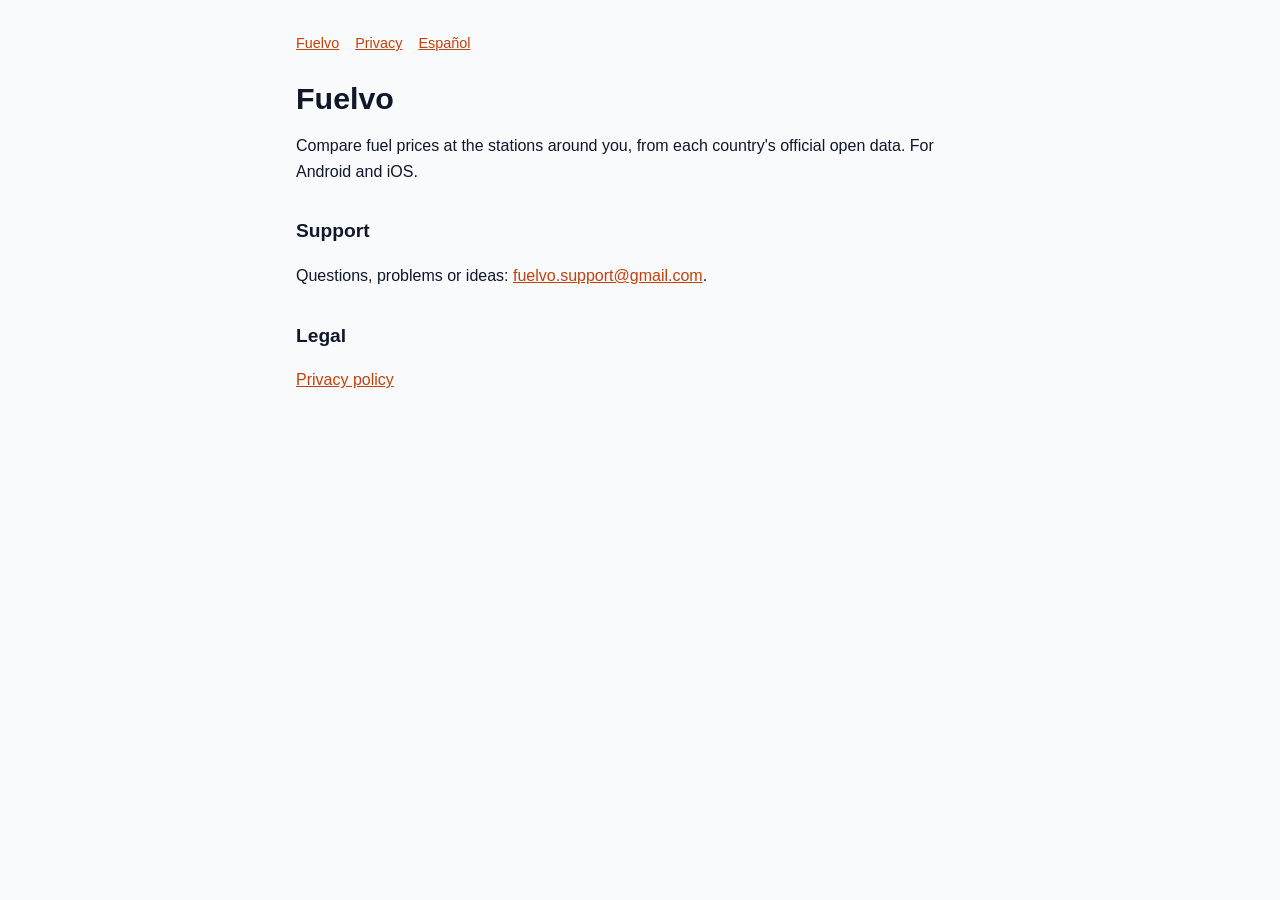
<file: index.html>
<!doctype html>
<html lang="en">
<head>
<meta charset="utf-8">
<meta name="viewport" content="width=device-width, initial-scale=1">
<title>Fuelvo</title>
<link rel="stylesheet" href="style.css">
</head>
<body>
<main>
<nav><a href="./">Fuelvo</a><a href="privacy/">Privacy</a><a href="es/">Español</a></nav>
<h1>Fuelvo</h1>
<p>Compare fuel prices at the stations around you, from each country's official open data. For
Android and iOS.</p>
<h2>Support</h2>
<p>Questions, problems or ideas: <a href="mailto:fuelvo.support@gmail.com">fuelvo.support@gmail.com</a>.</p>
<h2>Legal</h2>
<p><a href="privacy/">Privacy policy</a></p>

</main>
</body>
</html>
</file>
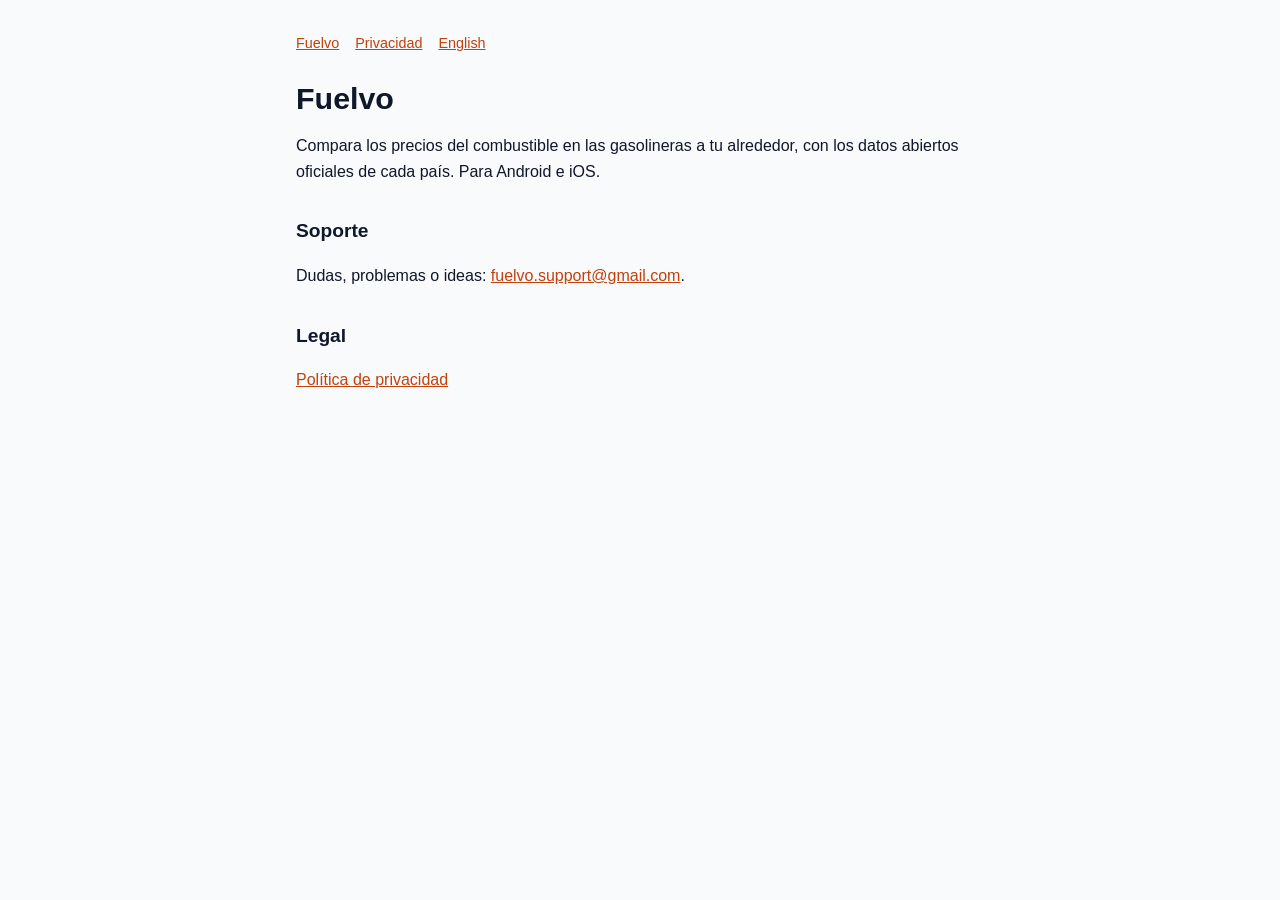
<file: es/index.html>
<!doctype html>
<html lang="es">
<head>
<meta charset="utf-8">
<meta name="viewport" content="width=device-width, initial-scale=1">
<title>Fuelvo</title>
<link rel="stylesheet" href="../style.css">
</head>
<body>
<main>
<nav><a href="./">Fuelvo</a><a href="privacy/">Privacidad</a><a href="../">English</a></nav>
<h1>Fuelvo</h1>
<p>Compara los precios del combustible en las gasolineras a tu alrededor, con los datos abiertos
oficiales de cada país. Para Android e iOS.</p>
<h2>Soporte</h2>
<p>Dudas, problemas o ideas: <a href="mailto:fuelvo.support@gmail.com">fuelvo.support@gmail.com</a>.</p>
<h2>Legal</h2>
<p><a href="privacy/">Política de privacidad</a></p>

</main>
</body>
</html>
</file>
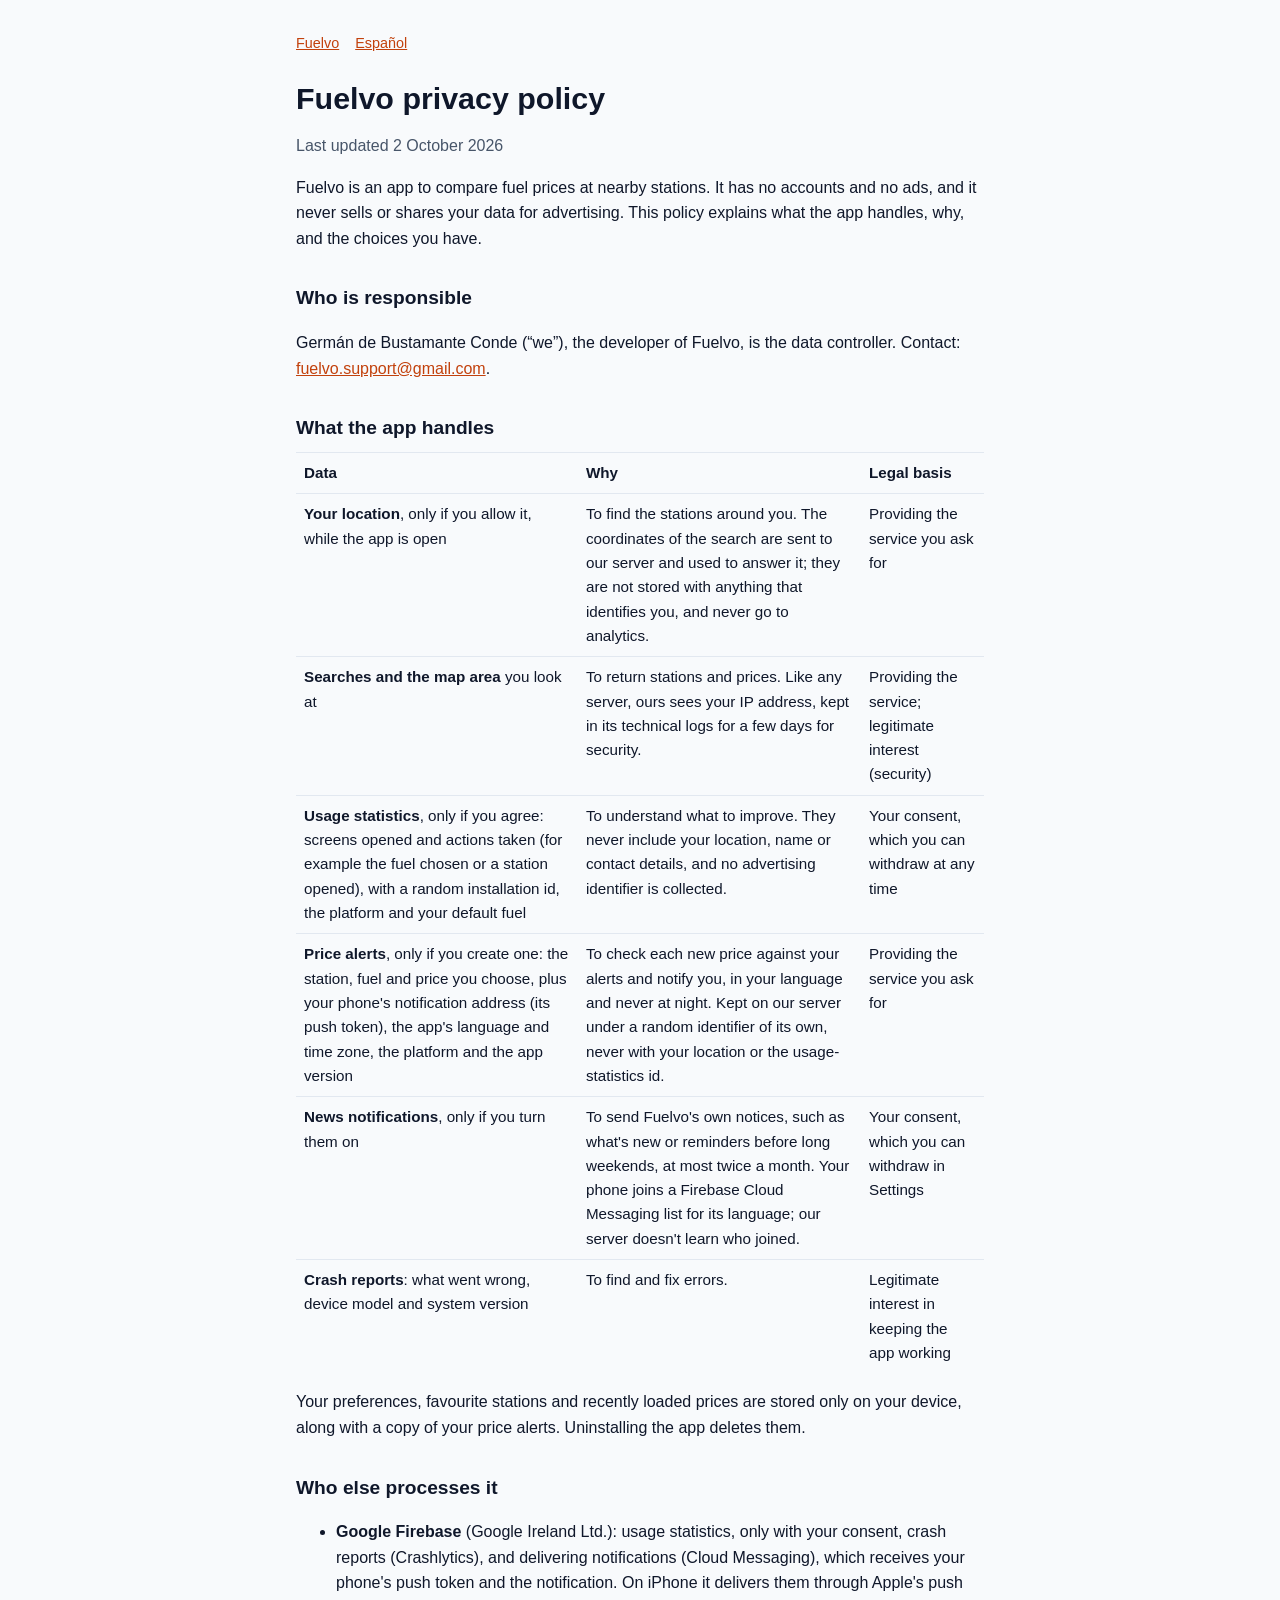
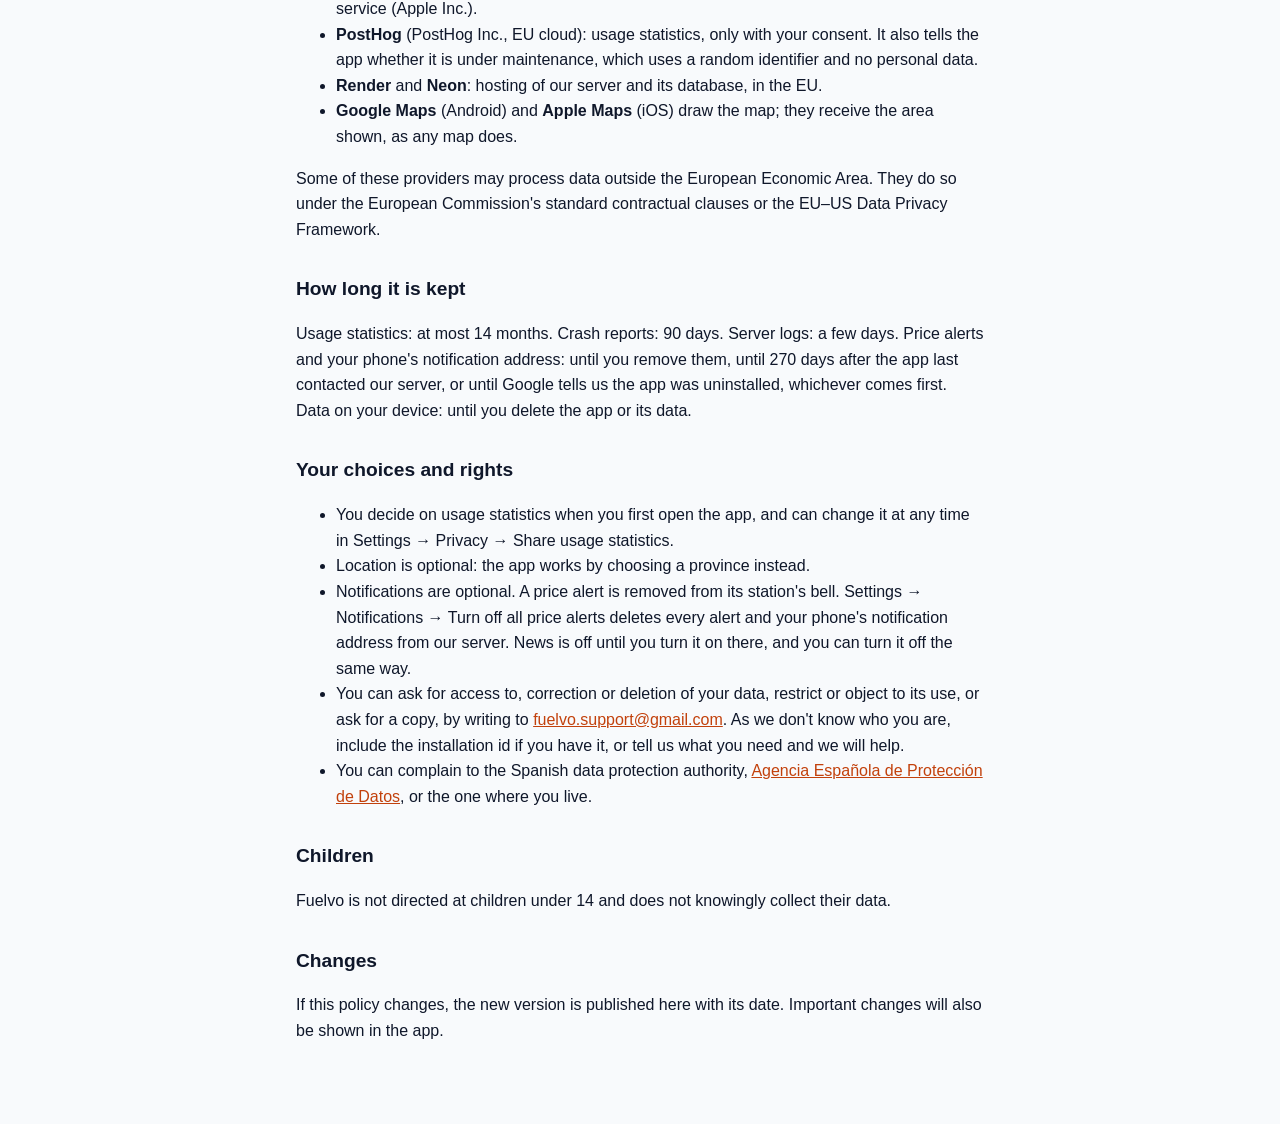
<file: privacy/index.html>
<!doctype html>
<html lang="en">
<head>
<meta charset="utf-8">
<meta name="viewport" content="width=device-width, initial-scale=1">
<title>Fuelvo privacy policy</title>
<link rel="stylesheet" href="../style.css">
</head>
<body>
<main>
<nav><a href="../">Fuelvo</a><a href="../es/privacy/">Español</a></nav>
<h1>Fuelvo privacy policy</h1>
<p class="muted">Last updated 2 October 2026</p>

<p>Fuelvo is an app to compare fuel prices at nearby stations. It has no accounts and no ads, and it
never sells or shares your data for advertising. This policy explains what the app handles, why, and
the choices you have.</p>

<h2>Who is responsible</h2>
<p>Germán de Bustamante Conde (“we”), the developer of Fuelvo, is the data controller. Contact: <a href="mailto:fuelvo.support@gmail.com">fuelvo.support@gmail.com</a>.</p>

<h2>What the app handles</h2>
<table>
<tr><th>Data</th><th>Why</th><th>Legal basis</th></tr>
<tr><td><strong>Your location</strong>, only if you allow it, while the app is open</td><td>To find the stations around you. The coordinates of the search are sent to our server and used to answer it; they are not stored with anything that identifies you, and never go to analytics.</td><td>Providing the service you ask for</td></tr>
<tr><td><strong>Searches and the map area</strong> you look at</td><td>To return stations and prices. Like any server, ours sees your IP address, kept in its technical logs for a few days for security.</td><td>Providing the service; legitimate interest (security)</td></tr>
<tr><td><strong>Usage statistics</strong>, only if you agree: screens opened and actions taken (for example the fuel chosen or a station opened), with a random installation id, the platform and your default fuel</td><td>To understand what to improve. They never include your location, name or contact details, and no advertising identifier is collected.</td><td>Your consent, which you can withdraw at any time</td></tr>
<tr><td><strong>Price alerts</strong>, only if you create one: the station, fuel and price you choose, plus your phone's notification address (its push token), the app's language and time zone, the platform and the app version</td><td>To check each new price against your alerts and notify you, in your language and never at night. Kept on our server under a random identifier of its own, never with your location or the usage-statistics id.</td><td>Providing the service you ask for</td></tr>
<tr><td><strong>News notifications</strong>, only if you turn them on</td><td>To send Fuelvo's own notices, such as what's new or reminders before long weekends, at most twice a month. Your phone joins a Firebase Cloud Messaging list for its language; our server doesn't learn who joined.</td><td>Your consent, which you can withdraw in Settings</td></tr>
<tr><td><strong>Crash reports</strong>: what went wrong, device model and system version</td><td>To find and fix errors.</td><td>Legitimate interest in keeping the app working</td></tr>
</table>

<p>Your preferences, favourite stations and recently loaded prices are stored only on your device,
along with a copy of your price alerts. Uninstalling the app deletes them.</p>

<h2>Who else processes it</h2>
<ul>
<li><strong>Google Firebase</strong> (Google Ireland Ltd.): usage statistics, only with your consent, crash reports (Crashlytics), and delivering notifications (Cloud Messaging), which receives your phone's push token and the notification. On iPhone it delivers them through Apple's push service (Apple Inc.).</li>
<li><strong>PostHog</strong> (PostHog Inc., EU cloud): usage statistics, only with your consent. It also tells the app whether it is under maintenance, which uses a random identifier and no personal data.</li>
<li><strong>Render</strong> and <strong>Neon</strong>: hosting of our server and its database, in the EU.</li>
<li><strong>Google Maps</strong> (Android) and <strong>Apple Maps</strong> (iOS) draw the map; they receive the area shown, as any map does.</li>
</ul>
<p>Some of these providers may process data outside the European Economic Area. They do so under the
European Commission's standard contractual clauses or the EU–US Data Privacy Framework.</p>

<h2>How long it is kept</h2>
<p>Usage statistics: at most 14 months. Crash reports: 90 days. Server logs: a few days. Price alerts
and your phone's notification address: until you remove them, until 270 days after the app last
contacted our server, or until Google tells us the app was uninstalled, whichever comes first. Data on
your device: until you delete the app or its data.</p>

<h2>Your choices and rights</h2>
<ul>
<li>You decide on usage statistics when you first open the app, and can change it at any time in
Settings → Privacy → Share usage statistics.</li>
<li>Location is optional: the app works by choosing a province instead.</li>
<li>Notifications are optional. A price alert is removed from its station's bell. Settings →
Notifications → Turn off all price alerts deletes every alert and your phone's notification address
from our server. News is off until you turn it on there, and you can turn it off the same way.</li>
<li>You can ask for access to, correction or deletion of your data, restrict or object to its use,
or ask for a copy, by writing to <a href="mailto:fuelvo.support@gmail.com">fuelvo.support@gmail.com</a>. As we don't know who you
are, include the installation id if you have it, or tell us what you need and we will help.</li>
<li>You can complain to the Spanish data protection authority,
<a href="https://www.aepd.es">Agencia Española de Protección de Datos</a>, or the one where you live.</li>
</ul>

<h2>Children</h2>
<p>Fuelvo is not directed at children under 14 and does not knowingly collect their data.</p>

<h2>Changes</h2>
<p>If this policy changes, the new version is published here with its date. Important changes will
also be shown in the app.</p>

</main>
</body>
</html>
</file>
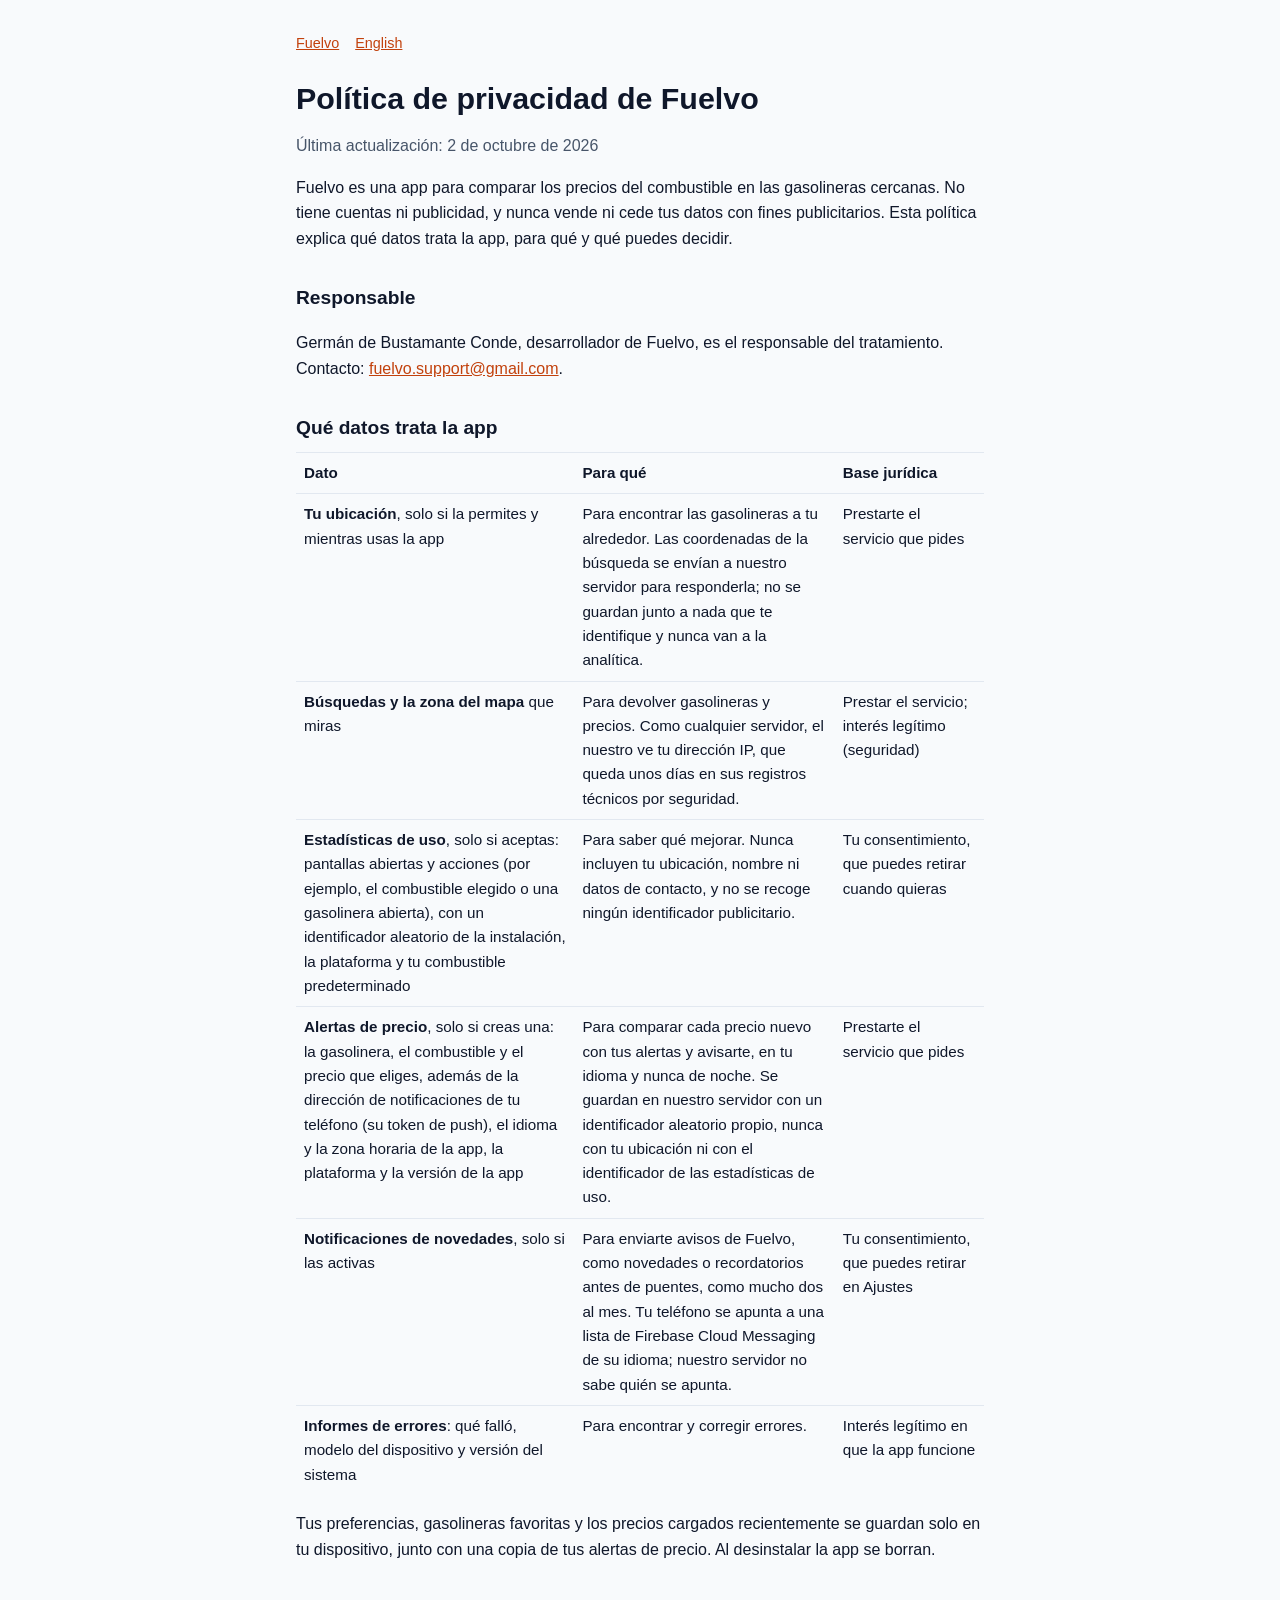
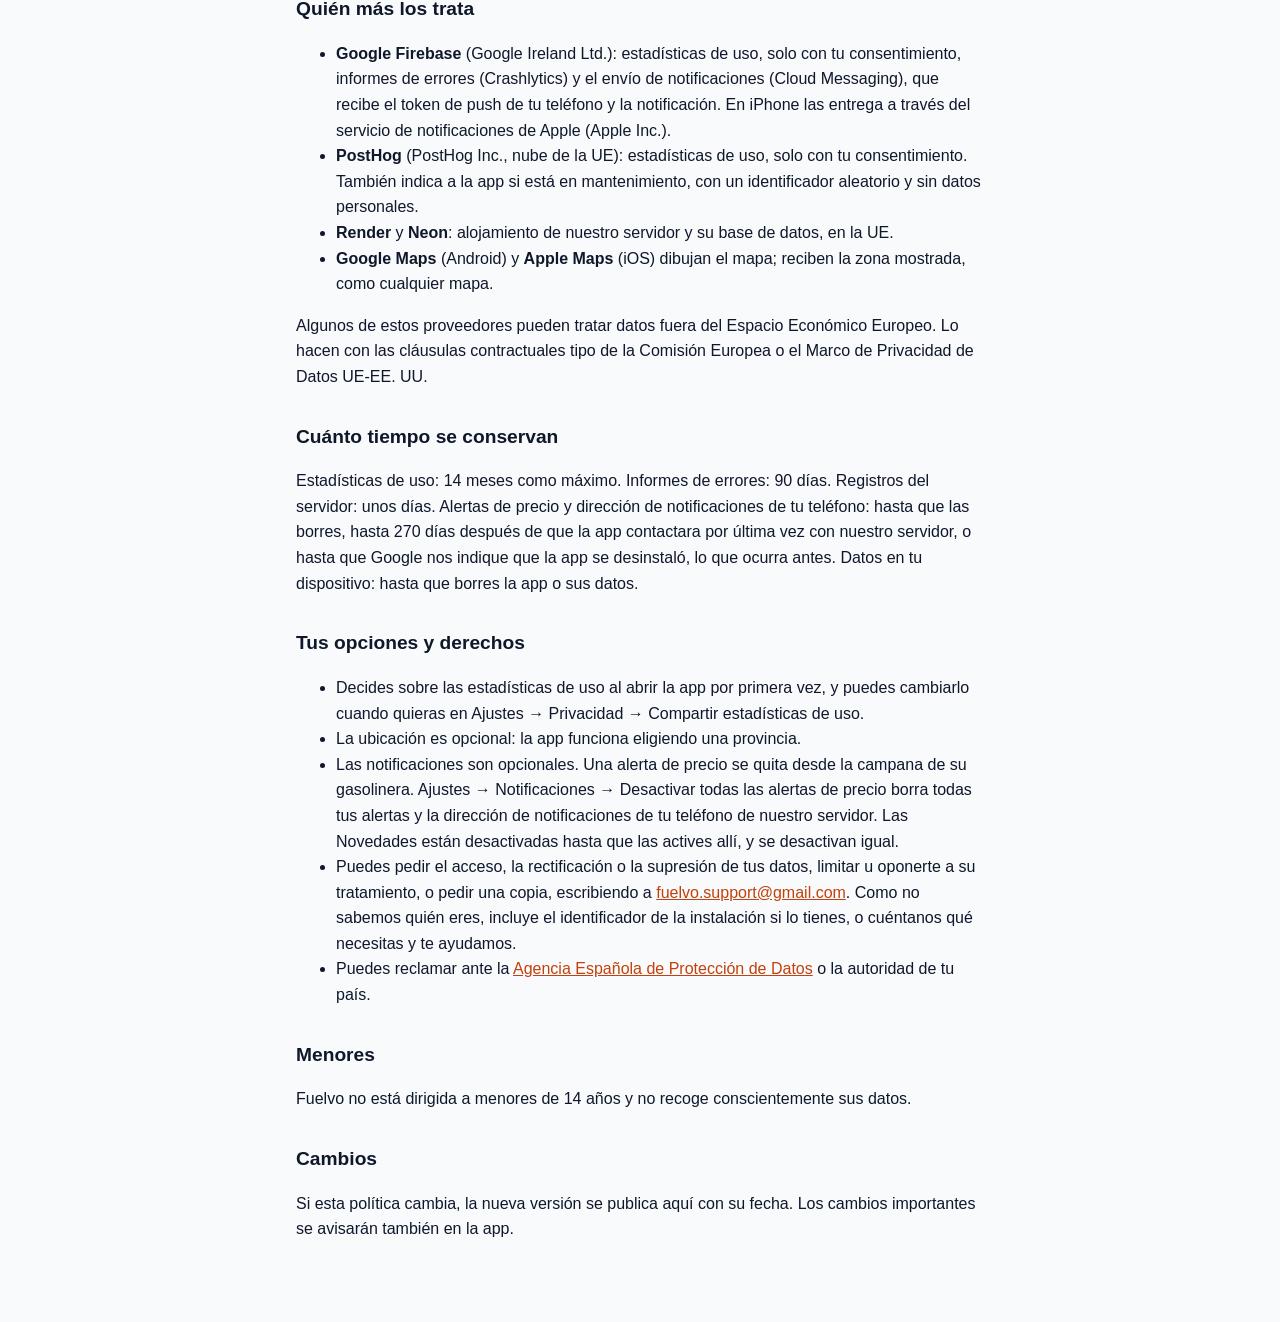
<file: es/privacy/index.html>
<!doctype html>
<html lang="es">
<head>
<meta charset="utf-8">
<meta name="viewport" content="width=device-width, initial-scale=1">
<title>Política de privacidad de Fuelvo</title>
<link rel="stylesheet" href="../../style.css">
</head>
<body>
<main>
<nav><a href="../">Fuelvo</a><a href="../../privacy/">English</a></nav>
<h1>Política de privacidad de Fuelvo</h1>
<p class="muted">Última actualización: 2 de octubre de 2026</p>

<p>Fuelvo es una app para comparar los precios del combustible en las gasolineras cercanas. No tiene
cuentas ni publicidad, y nunca vende ni cede tus datos con fines publicitarios. Esta política explica
qué datos trata la app, para qué y qué puedes decidir.</p>

<h2>Responsable</h2>
<p>Germán de Bustamante Conde, desarrollador de Fuelvo, es el responsable del tratamiento. Contacto: <a href="mailto:fuelvo.support@gmail.com">fuelvo.support@gmail.com</a>.</p>

<h2>Qué datos trata la app</h2>
<table>
<tr><th>Dato</th><th>Para qué</th><th>Base jurídica</th></tr>
<tr><td><strong>Tu ubicación</strong>, solo si la permites y mientras usas la app</td><td>Para encontrar las gasolineras a tu alrededor. Las coordenadas de la búsqueda se envían a nuestro servidor para responderla; no se guardan junto a nada que te identifique y nunca van a la analítica.</td><td>Prestarte el servicio que pides</td></tr>
<tr><td><strong>Búsquedas y la zona del mapa</strong> que miras</td><td>Para devolver gasolineras y precios. Como cualquier servidor, el nuestro ve tu dirección IP, que queda unos días en sus registros técnicos por seguridad.</td><td>Prestar el servicio; interés legítimo (seguridad)</td></tr>
<tr><td><strong>Estadísticas de uso</strong>, solo si aceptas: pantallas abiertas y acciones (por ejemplo, el combustible elegido o una gasolinera abierta), con un identificador aleatorio de la instalación, la plataforma y tu combustible predeterminado</td><td>Para saber qué mejorar. Nunca incluyen tu ubicación, nombre ni datos de contacto, y no se recoge ningún identificador publicitario.</td><td>Tu consentimiento, que puedes retirar cuando quieras</td></tr>
<tr><td><strong>Alertas de precio</strong>, solo si creas una: la gasolinera, el combustible y el precio que eliges, además de la dirección de notificaciones de tu teléfono (su token de push), el idioma y la zona horaria de la app, la plataforma y la versión de la app</td><td>Para comparar cada precio nuevo con tus alertas y avisarte, en tu idioma y nunca de noche. Se guardan en nuestro servidor con un identificador aleatorio propio, nunca con tu ubicación ni con el identificador de las estadísticas de uso.</td><td>Prestarte el servicio que pides</td></tr>
<tr><td><strong>Notificaciones de novedades</strong>, solo si las activas</td><td>Para enviarte avisos de Fuelvo, como novedades o recordatorios antes de puentes, como mucho dos al mes. Tu teléfono se apunta a una lista de Firebase Cloud Messaging de su idioma; nuestro servidor no sabe quién se apunta.</td><td>Tu consentimiento, que puedes retirar en Ajustes</td></tr>
<tr><td><strong>Informes de errores</strong>: qué falló, modelo del dispositivo y versión del sistema</td><td>Para encontrar y corregir errores.</td><td>Interés legítimo en que la app funcione</td></tr>
</table>

<p>Tus preferencias, gasolineras favoritas y los precios cargados recientemente se guardan solo en tu
dispositivo, junto con una copia de tus alertas de precio. Al desinstalar la app se borran.</p>

<h2>Quién más los trata</h2>
<ul>
<li><strong>Google Firebase</strong> (Google Ireland Ltd.): estadísticas de uso, solo con tu consentimiento, informes de errores (Crashlytics) y el envío de notificaciones (Cloud Messaging), que recibe el token de push de tu teléfono y la notificación. En iPhone las entrega a través del servicio de notificaciones de Apple (Apple Inc.).</li>
<li><strong>PostHog</strong> (PostHog Inc., nube de la UE): estadísticas de uso, solo con tu consentimiento. También indica a la app si está en mantenimiento, con un identificador aleatorio y sin datos personales.</li>
<li><strong>Render</strong> y <strong>Neon</strong>: alojamiento de nuestro servidor y su base de datos, en la UE.</li>
<li><strong>Google Maps</strong> (Android) y <strong>Apple Maps</strong> (iOS) dibujan el mapa; reciben la zona mostrada, como cualquier mapa.</li>
</ul>
<p>Algunos de estos proveedores pueden tratar datos fuera del Espacio Económico Europeo. Lo hacen con
las cláusulas contractuales tipo de la Comisión Europea o el Marco de Privacidad de Datos UE-EE. UU.</p>

<h2>Cuánto tiempo se conservan</h2>
<p>Estadísticas de uso: 14 meses como máximo. Informes de errores: 90 días. Registros del servidor:
unos días. Alertas de precio y dirección de notificaciones de tu teléfono: hasta que las borres, hasta
270 días después de que la app contactara por última vez con nuestro servidor, o hasta que Google nos
indique que la app se desinstaló, lo que ocurra antes. Datos en tu dispositivo: hasta que borres la app
o sus datos.</p>

<h2>Tus opciones y derechos</h2>
<ul>
<li>Decides sobre las estadísticas de uso al abrir la app por primera vez, y puedes cambiarlo cuando
quieras en Ajustes → Privacidad → Compartir estadísticas de uso.</li>
<li>La ubicación es opcional: la app funciona eligiendo una provincia.</li>
<li>Las notificaciones son opcionales. Una alerta de precio se quita desde la campana de su gasolinera.
Ajustes → Notificaciones → Desactivar todas las alertas de precio borra todas tus alertas y la dirección
de notificaciones de tu teléfono de nuestro servidor. Las Novedades están desactivadas hasta que las
actives allí, y se desactivan igual.</li>
<li>Puedes pedir el acceso, la rectificación o la supresión de tus datos, limitar u oponerte a su
tratamiento, o pedir una copia, escribiendo a <a href="mailto:fuelvo.support@gmail.com">fuelvo.support@gmail.com</a>. Como no sabemos
quién eres, incluye el identificador de la instalación si lo tienes, o cuéntanos qué necesitas y te
ayudamos.</li>
<li>Puedes reclamar ante la <a href="https://www.aepd.es">Agencia Española de Protección de Datos</a>
o la autoridad de tu país.</li>
</ul>

<h2>Menores</h2>
<p>Fuelvo no está dirigida a menores de 14 años y no recoge conscientemente sus datos.</p>

<h2>Cambios</h2>
<p>Si esta política cambia, la nueva versión se publica aquí con su fecha. Los cambios importantes se
avisarán también en la app.</p>

</main>
</body>
</html>
</file>
<file: style.css>
:root { --bg: #f8fafc; --fg: #0f172a; --muted: #475569; --accent: #c2410c; --line: #e2e8f0; }
@media (prefers-color-scheme: dark) { :root { --bg: #0b1120; --fg: #e2e8f0; --muted: #94a3b8; --accent: #fb923c; --line: #1e293b; } }
* { box-sizing: border-box; }
body { margin: 0; background: var(--bg); color: var(--fg); font: 16px/1.6 -apple-system, BlinkMacSystemFont, "Segoe UI", Roboto, sans-serif; }
main { max-width: 720px; margin: 0 auto; padding: 32px 16px 64px; }
h1 { font-size: 1.9rem; line-height: 1.25; margin: 0 0 4px; }
h2 { font-size: 1.2rem; margin: 32px 0 8px; }
p, li { color: var(--fg); }
.muted { color: var(--muted); }
a { color: var(--accent); }
nav { display: flex; gap: 16px; font-size: .9rem; margin-bottom: 24px; }
table { width: 100%; border-collapse: collapse; font-size: .95rem; }
th, td { text-align: left; vertical-align: top; padding: 8px; border-top: 1px solid var(--line); }
</file>
